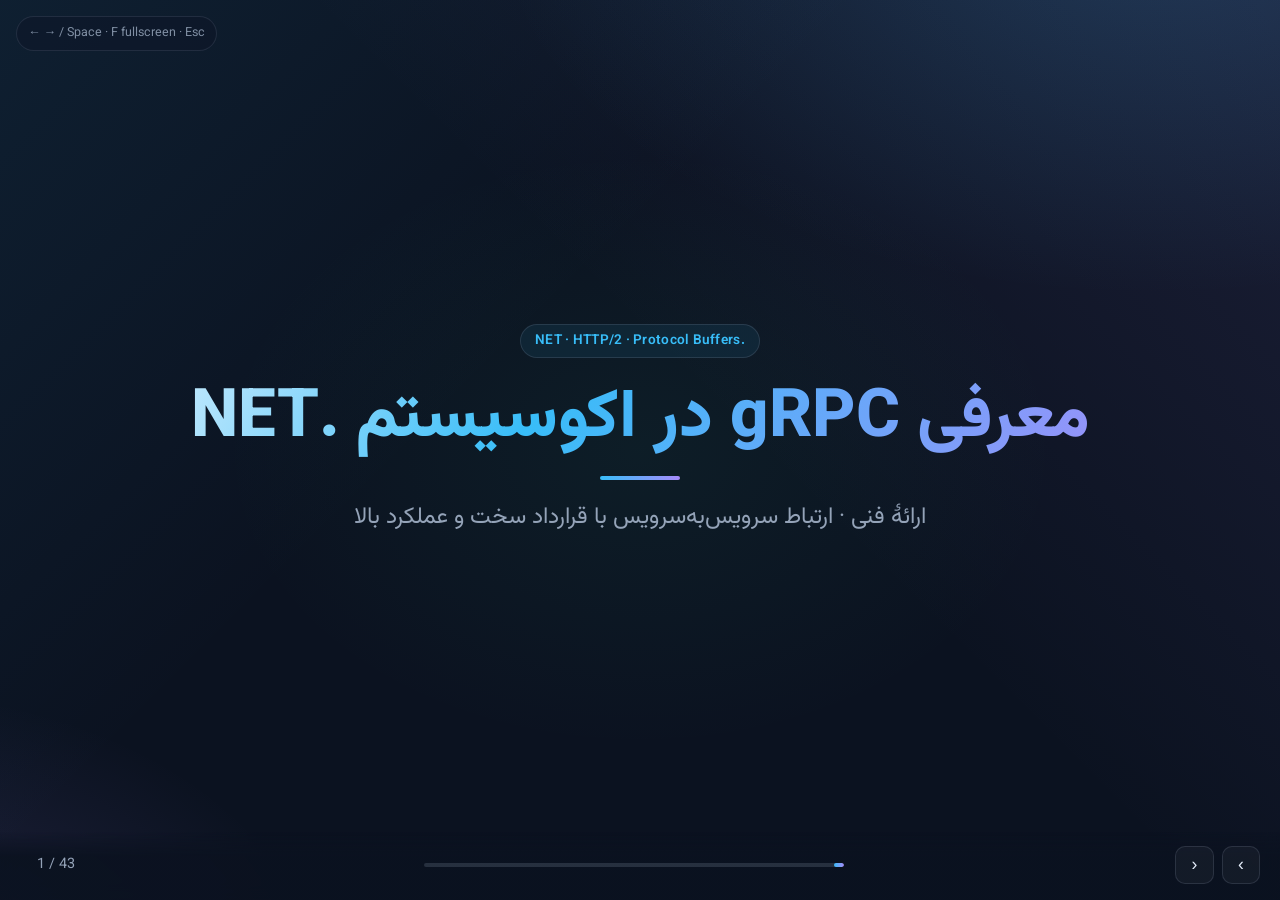
<file: index.html>
<!DOCTYPE html>
<html lang="fa" dir="rtl">
<head>
  <meta charset="UTF-8" />
  <meta http-equiv="refresh" content="0; url=Presentation/slides.html" />
  <meta name="viewport" content="width=device-width, initial-scale=1.0" />
  <title>معرفی gRPC در اکوسیستم .NET</title>
  <link rel="canonical" href="Presentation/slides.html" />
  <style>
    body {
      font-family: Tahoma, sans-serif;
      background: #0b1220;
      color: #e5eefb;
      display: grid;
      place-items: center;
      min-height: 100vh;
      margin: 0;
    }
    a { color: #38bdf8; }
  </style>
</head>
<body>
  <p>در حال انتقال به <a href="Presentation/slides.html">ارائه gRPC</a>…</p>
  <script>location.replace("Presentation/slides.html");</script>
</body>
</html>
</file>
